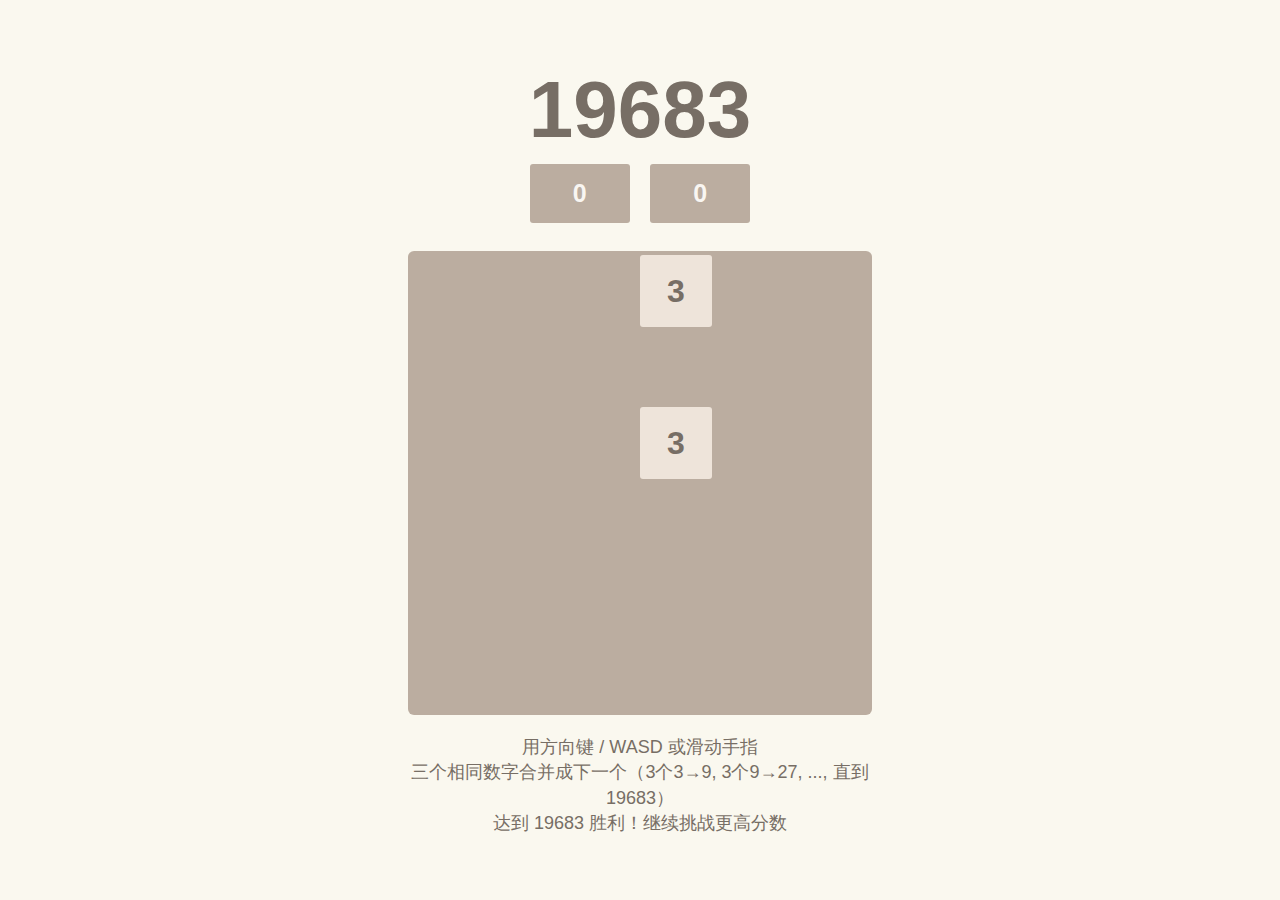
<file: 19683/index.html>
<!DOCTYPE html>
<html lang="zh">
<head>
    <meta charset="UTF-8">
    <meta name="viewport" content="width=device-width, initial-scale=1.0">
    <title>19683</title>
    <style>
        body {
            font-family: 'Clear Sans', 'Helvetica Neue', Arial, sans-serif;
            background: #faf8ef;
            display: flex;
            justify-content: center;
            align-items: center;
            min-height: 100vh;
            margin: 0;
            color: #776e65;
            touch-action: manipulation;
        }
        .game-container {
            text-align: center;
            width: 100%;
            max-width: 500px;
            padding: 0 10px;
            box-sizing: border-box;
        }
        h1 {
            font-size: 80px;
            margin: 0;
            font-weight: bold;
        }
        #score, #best {
            display: inline-block;
            background: #bbada0;
            color: #f9f6f2;
            padding: 15px 25px;
            font-size: 25px;
            font-weight: bold;
            border-radius: 3px;
            margin: 8px;
            min-width: 50px;
        }
        #game {
            width: 456px;
            height: 456px;
            max-width: 95vw;
            max-height: 95vw;
            background: #bbada0;
            border-radius: 6px;
            padding: 4px;
            margin: 20px auto;
            position: relative;
            box-sizing: content-box;
            touch-action: none;
        }
        .tile {
            border-radius: 3px;
            display: flex;
            justify-content: center;
            align-items: center;
            font-weight: bold;
            transition: all 0.2s ease-in-out;
            position: absolute;
            color: #776e65;
        }
        .tile-1 { background: #eee4da; }
        .tile-2 { background: #ede0c8; }
        .tile-3 { background: #f2b179; color: #f9f6f2; }
        .tile-4 { background: #f59563; color: #f9f6f2; }
        .tile-5 { background: #f67c5f; color: #f9f6f2; }
        .tile-6 { background: #f65e3b; color: #f9f6f2; }
        .tile-7 { background: #edcf72; color: #f9f6f2; }
        .tile-8 { background: #edcc61; color: #f9f6f2; }
        .tile-9 { background: #edc53f; color: #f9f6f2; box-shadow: 0 0 30px #edc53f; }
        .overlay {
            position: absolute;
            top: 0;
            left: 0;
            width: 100%;
            height: 100%;
            background: rgba(238, 228, 218, 0.73);
            display: none;
            justify-content: center;
            align-items: center;
            flex-direction: column;
            border-radius: 6px;
            text-align: center;
        }
        .overlay h2 {
            font-size: 45px;
            margin: 20px;
            font-weight: bold;
        }
        .overlay p {
            font-size: 25px;
            margin: 10px;
        }
        .restart-btn {
            background: #8f7a66;
            color: #f9f6f2;
            border: none;
            padding: 15px 30px;
            font-size: 18px;
            border-radius: 6px;
            cursor: pointer;
            margin: 10px;
            font-weight: bold;
        }
        .restart-btn:hover,
        .restart-btn:active {
            background: #9f8a76;
        }
        #instructions {
            margin-top: 20px;
            font-size: 18px;
            line-height: 1.4;
        }
        @media (max-width: 480px) {
            h1 { font-size: 50px; }
            #score, #best { font-size: 20px; padding: 12px 20px; }
            .overlay h2 { font-size: 35px; }
            .overlay p { font-size: 20px; }
            .restart-btn { padding: 12px 24px; font-size: 16px; }
            #instructions { font-size: 16px; }
        }
    </style>
</head>
<body>
    <div class="game-container">
        <h1>19683</h1>
        <div>
            <div id="score">0</div>
            <div id="best">0</div>
        </div>
        <div id="game">
            <div id="overlay-win" class="overlay">
                <h2>你赢了！</h2>
                <p>达到了 19683！</p>
                <button class="restart-btn" onclick="keepPlaying()">继续玩</button>
                <button class="restart-btn" onclick="restartGame()">重新开始</button>
            </div>
            <div id="overlay-gameover" class="overlay">
                <h2>游戏结束!</h2>
                <p>再试一次?</p>
                <button class="restart-btn" onclick="restartGame()">重新开始</button>
            </div>
        </div>
        <div id="instructions">
            用方向键 / WASD 或滑动手指<br>
            三个相同数字合并成下一个（3个3→9, 3个9→27, ..., 直到19683）<br>
            达到 19683 胜利！继续挑战更高分数
        </div>
    </div>

    <script>
        const SIZE = 6;
        const PADDING = 4;
        const GAP = 4;
        const POW3 = [0, 3, 9, 27, 81, 243, 729, 2187, 6561, 19683];

        let grid = [];
        let score = 0;
        let best = parseInt(localStorage.getItem('best19683')) || 0;
        let gameWon = false;
        let touchStartX = 0;
        let touchStartY = 0;

        const tilePositions = [];
        for (let i = 0; i < SIZE; i++) {
            for (let j = 0; j < SIZE; j++) {
                tilePositions.push({ row: i, col: j });
            }
        }

        function transpose(g) {
            const newG = Array(SIZE).fill().map(() => Array(SIZE).fill(0));
            for (let i = 0; i < SIZE; i++) {
                for (let j = 0; j < SIZE; j++) {
                    newG[j][i] = g[i][j];
                }
            }
            return newG;
        }

        function mergeLine(line) {
            const nonZero = line.filter(val => val !== 0);
            const merged = [];
            let addedScore = 0;
            let i = 0;
            while (i < nonZero.length) {
                if (i + 2 < nonZero.length && nonZero[i] === nonZero[i + 1] && nonZero[i] === nonZero[i + 2]) {
                    const newExp = nonZero[i] + 1;
                    merged.push(newExp);
                    addedScore += POW3[newExp];
                    i += 3;
                } else {
                    merged.push(nonZero[i]);
                    i += 1;
                }
            }
            while (merged.length < SIZE) {
                merged.push(0);
            }
            return { line: merged, score: addedScore };
        }

        function slideLeft(gridRow) {
            return mergeLine(gridRow);
        }

        function slideRight(gridRow) {
            const rev = [...gridRow].reverse();
            const res = mergeLine(rev);
            return { line: res.line.reverse(), score: res.score };
        }

        function performSlide(g, dir) {
            let gridCopy = g.map(row => [...row]);
            let deltaScore = 0;
            if (dir === 'left' || dir === 'right') {
                for (let i = 0; i < SIZE; i++) {
                    const res = dir === 'left' ? slideLeft(gridCopy[i]) : slideRight(gridCopy[i]);
                    gridCopy[i] = res.line;
                    deltaScore += res.score;
                }
            } else {
                let tGrid = transpose(gridCopy);
                for (let i = 0; i < SIZE; i++) {
                    const res = dir === 'up' ? slideLeft(tGrid[i]) : slideRight(tGrid[i]);
                    tGrid[i] = res.line;
                    deltaScore += res.score;
                }
                gridCopy = transpose(tGrid);
            }
            return { newGrid: gridCopy, score: deltaScore };
        }

        function boardChanged(oldG, newG) {
            for (let i = 0; i < SIZE; i++) {
                for (let j = 0; j < SIZE; j++) {
                    if (oldG[i][j] !== newG[i][j]) return true;
                }
            }
            return false;
        }

        function canAnyMove() {
            const dirs = ['left', 'right', 'up', 'down'];
            for (let dir of dirs) {
                const res = performSlide(grid, dir);
                if (boardChanged(grid, res.newGrid)) return true;
            }
            return false;
        }

        function hasEmpty() {
            for (let i = 0; i < SIZE; i++) {
                for (let j = 0; j < SIZE; j++) {
                    return grid[i][j] === 0;
                }
            }
            return false;
        }

        function move(dir) {
            const oldGrid = grid.map(r => [...r]);
            const res = performSlide(grid, dir);
            const changed = boardChanged(oldGrid, res.newGrid);
            if (changed) {
                grid = res.newGrid;
                score += res.score;
                checkWin();
                addRandomTile();
                updateDisplay();
                setTimeout(() => {
                    if (!hasEmpty() && !canAnyMove()) {
                        showGameOver();
                    }
                }, 200);
            }
        }

        function checkWin() {
            for (let i = 0; i < SIZE; i++) {
                for (let j = 0; j < SIZE; j++) {
                    if (grid[i][j] === 9 && !gameWon) {
                        gameWon = true;
                        setTimeout(showWin, 300);
                        return;
                    }
                }
            }
        }

        function addRandomTile() {
            const empties = [];
            for (let i = 0; i < SIZE; i++) {
                for (let j = 0; j < SIZE; j++) {
                    if (grid[i][j] === 0) empties.push({ r: i, c: j });
                }
            }
            if (empties.length === 0) return false;
            const pos = empties[Math.floor(Math.random() * empties.length)];
            grid[pos.r][pos.c] = 1;
            return true;
        }

        function showWin() {
            document.getElementById('overlay-win').style.display = 'flex';
        }

        function showGameOver() {
            document.getElementById('overlay-gameover').style.display = 'flex';
        }

        function keepPlaying() {
            document.getElementById('overlay-win').style.display = 'none';
        }

        function updateDisplay() {
            document.getElementById('score').textContent = score;
            if (score > best) {
                best = score;
                localStorage.setItem('best19683', best);
            }
            document.getElementById('best').textContent = best;

            const gameEl = document.getElementById('game');
            const available = gameEl.clientWidth - 2 * PADDING;
            const numGaps = SIZE - 1;
            const tileSize = Math.floor((available - numGaps * GAP) / SIZE);
            const fontSize = Math.max(20, Math.floor(tileSize * 0.45));

            document.querySelectorAll('.tile').forEach(tile => tile.remove());

            tilePositions.forEach(pos => {
                const exp = grid[pos.row][pos.col];
                if (exp === 0) return;
                const tile = document.createElement('div');
                tile.className = `tile tile-${exp}`;
                tile.style.left = `${PADDING + pos.col * (tileSize + GAP)}px`;
                tile.style.top = `${PADDING + pos.row * (tileSize + GAP)}px`;
                tile.style.width = `${tileSize}px`;
                tile.style.height = `${tileSize}px`;
                tile.style.fontSize = `${fontSize}px`;
                tile.textContent = POW3[exp];
                gameEl.appendChild(tile);
            });
        }

        function restartGame() {
            grid = Array(SIZE).fill().map(() => Array(SIZE).fill(0));
            score = 0;
            gameWon = false;
            addRandomTile();
            addRandomTile();
            updateDisplay();
            document.getElementById('overlay-win').style.display = 'none';
            document.getElementById('overlay-gameover').style.display = 'none';
        }

        // 键盘控制
        document.addEventListener('keydown', (e) => {
            if (['ArrowUp', 'ArrowDown', 'ArrowLeft', 'ArrowRight'].includes(e.code)) {
                e.preventDefault();
            }
            let dir;
            switch (e.code) {
                case 'ArrowLeft':
                case 'KeyA': dir = 'left'; break;
                case 'ArrowRight':
                case 'KeyD': dir = 'right'; break;
                case 'ArrowUp':
                case 'KeyW': dir = 'up'; break;
                case 'ArrowDown':
                case 'KeyS': dir = 'down'; break;
            }
            if (dir) move(dir);
        });

        // 触摸滑动（移动端）
        const gameEl = document.getElementById('game');
        gameEl.addEventListener('touchstart', (e) => {
            if (e.touches.length === 1) {
                touchStartX = e.touches[0].clientX;
                touchStartY = e.touches[0].clientY;
            }
        }, { passive: true });

        gameEl.addEventListener('touchmove', (e) => {
            e.preventDefault();
        }, { passive: false });

        gameEl.addEventListener('touchend', (e) => {
            if (e.changedTouches.length === 1) {
                const touchEndX = e.changedTouches[0].clientX;
                const touchEndY = e.changedTouches[0].clientY;
                const dx = touchEndX - touchStartX;
                const dy = touchEndY - touchStartY;
                if (Math.abs(dx) > 40 || Math.abs(dy) > 40) {
                    if (Math.abs(dx) > Math.abs(dy)) {
                        // 水平
                        move(dx > 0 ? 'right' : 'left');
                    } else {
                        // 垂直
                        move(dy > 0 ? 'down' : 'up');
                    }
                }
            }
            touchStartX = 0;
            touchStartY = 0;
        }, { passive: true });

        // 初始化
        restartGame();
        updateDisplay();
    </script>
</body>
</html>
</file>
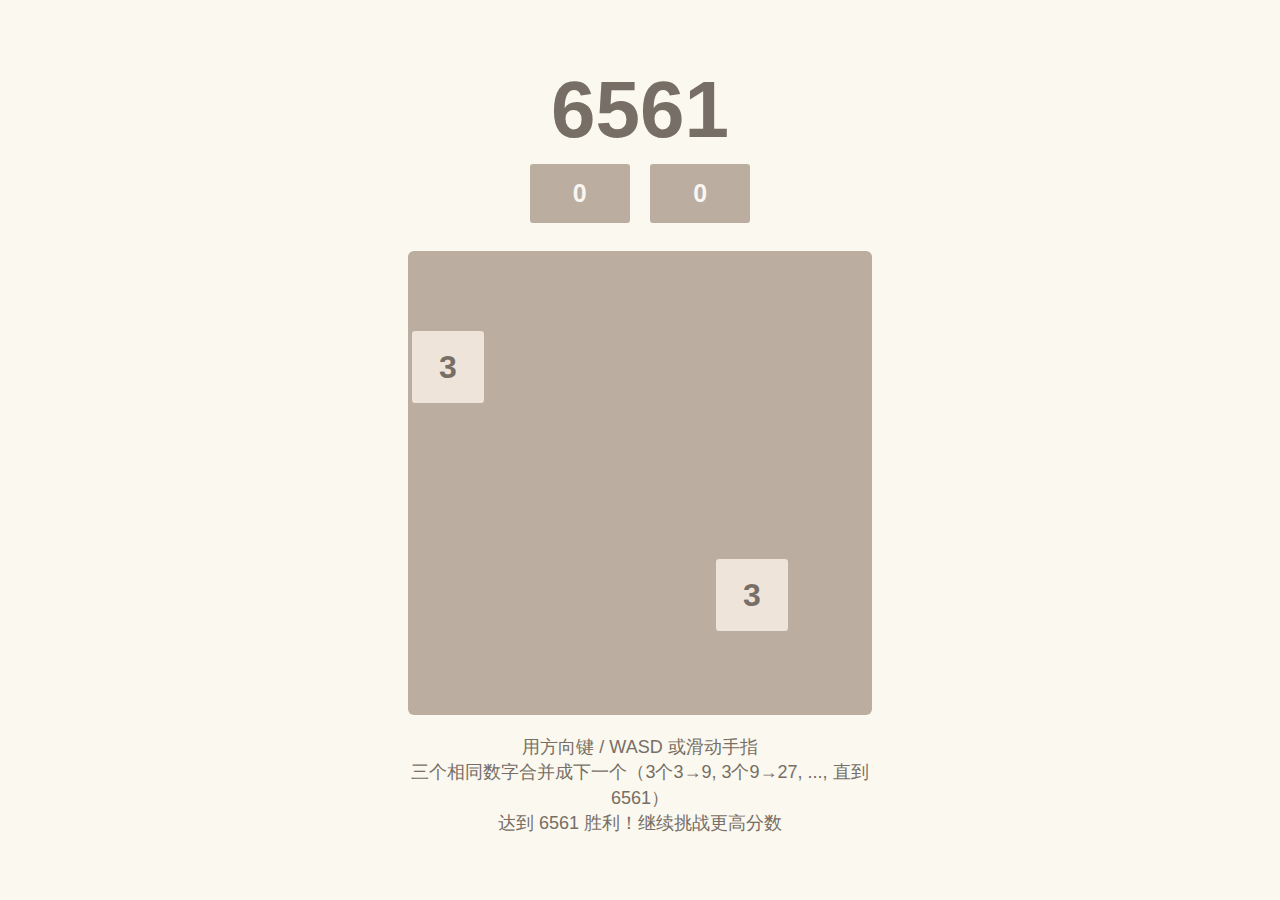
<file: 6561/index.html>
<!DOCTYPE html>
<html lang="zh">
<head>
    <meta charset="UTF-8">
    <meta name="viewport" content="width=device-width, initial-scale=1.0">
    <title>19683</title>
    <style>
        body {
            font-family: 'Clear Sans', 'Helvetica Neue', Arial, sans-serif;
            background: #faf8ef;
            display: flex;
            justify-content: center;
            align-items: center;
            min-height: 100vh;
            margin: 0;
            color: #776e65;
            touch-action: manipulation;
        }
        .game-container {
            text-align: center;
            width: 100%;
            max-width: 500px;
            padding: 0 10px;
            box-sizing: border-box;
        }
        h1 {
            font-size: 80px;
            margin: 0;
            font-weight: bold;
        }
        #score, #best {
            display: inline-block;
            background: #bbada0;
            color: #f9f6f2;
            padding: 15px 25px;
            font-size: 25px;
            font-weight: bold;
            border-radius: 3px;
            margin: 8px;
            min-width: 50px;
        }
        #game {
            width: 456px;
            height: 456px;
            max-width: 95vw;
            max-height: 95vw;
            background: #bbada0;
            border-radius: 6px;
            padding: 4px;
            margin: 20px auto;
            position: relative;
            box-sizing: content-box;
            touch-action: none;
        }
        .tile {
            border-radius: 3px;
            display: flex;
            justify-content: center;
            align-items: center;
            font-weight: bold;
            transition: all 0.2s ease-in-out;
            position: absolute;
            color: #776e65;
        }
        .tile-1 { background: #eee4da; }
        .tile-2 { background: #ede0c8; }
        .tile-3 { background: #f2b179; color: #f9f6f2; }
        .tile-4 { background: #f59563; color: #f9f6f2; }
        .tile-5 { background: #f67c5f; color: #f9f6f2; }
        .tile-6 { background: #f65e3b; color: #f9f6f2; }
        .tile-7 { background: #edcf72; color: #f9f6f2; }
        .tile-8 { background: #edcc61; color: #f9f6f2; }
        .tile-9 { background: #edc53f; color: #f9f6f2; box-shadow: 0 0 30px #edc53f; }
        .overlay {
            position: absolute;
            top: 0;
            left: 0;
            width: 100%;
            height: 100%;
            background: rgba(238, 228, 218, 0.73);
            display: none;
            justify-content: center;
            align-items: center;
            flex-direction: column;
            border-radius: 6px;
            text-align: center;
        }
        .overlay h2 {
            font-size: 45px;
            margin: 20px;
            font-weight: bold;
        }
        .overlay p {
            font-size: 25px;
            margin: 10px;
        }
        .restart-btn {
            background: #8f7a66;
            color: #f9f6f2;
            border: none;
            padding: 15px 30px;
            font-size: 18px;
            border-radius: 6px;
            cursor: pointer;
            margin: 10px;
            font-weight: bold;
        }
        .restart-btn:hover,
        .restart-btn:active {
            background: #9f8a76;
        }
        #instructions {
            margin-top: 20px;
            font-size: 18px;
            line-height: 1.4;
        }
        @media (max-width: 480px) {
            h1 { font-size: 50px; }
            #score, #best { font-size: 20px; padding: 12px 20px; }
            .overlay h2 { font-size: 35px; }
            .overlay p { font-size: 20px; }
            .restart-btn { padding: 12px 24px; font-size: 16px; }
            #instructions { font-size: 16px; }
        }
    </style>
</head>
<body>
    <div class="game-container">
        <h1>6561</h1>
        <div>
            <div id="score">0</div>
            <div id="best">0</div>
        </div>
        <div id="game">
            <div id="overlay-win" class="overlay">
                <h2>你赢了！</h2>
                <p>达到了 6561！</p>
                <button class="restart-btn" onclick="keepPlaying()">继续玩</button>
                <button class="restart-btn" onclick="restartGame()">重新开始</button>
            </div>
            <div id="overlay-gameover" class="overlay">
                <h2>游戏结束!</h2>
                <p>再试一次?</p>
                <button class="restart-btn" onclick="restartGame()">重新开始</button>
            </div>
        </div>
        <div id="instructions">
            用方向键 / WASD 或滑动手指<br>
            三个相同数字合并成下一个（3个3→9, 3个9→27, ..., 直到6561）<br>
            达到 6561 胜利！继续挑战更高分数
        </div>
    </div>

    <script>
        const SIZE = 6;
        const PADDING = 4;
        const GAP = 4;
        const POW3 = [0, 3, 9, 27, 81, 243, 729, 2187, 6561];

        let grid = [];
        let score = 0;
        let best = parseInt(localStorage.getItem('best19683')) || 0;
        let gameWon = false;
        let touchStartX = 0;
        let touchStartY = 0;

        const tilePositions = [];
        for (let i = 0; i < SIZE; i++) {
            for (let j = 0; j < SIZE; j++) {
                tilePositions.push({ row: i, col: j });
            }
        }

        function transpose(g) {
            const newG = Array(SIZE).fill().map(() => Array(SIZE).fill(0));
            for (let i = 0; i < SIZE; i++) {
                for (let j = 0; j < SIZE; j++) {
                    newG[j][i] = g[i][j];
                }
            }
            return newG;
        }

        function mergeLine(line) {
            const nonZero = line.filter(val => val !== 0);
            const merged = [];
            let addedScore = 0;
            let i = 0;
            while (i < nonZero.length) {
                if (i + 2 < nonZero.length && nonZero[i] === nonZero[i + 1] && nonZero[i] === nonZero[i + 2]) {
                    const newExp = nonZero[i] + 1;
                    merged.push(newExp);
                    addedScore += POW3[newExp];
                    i += 3;
                } else {
                    merged.push(nonZero[i]);
                    i += 1;
                }
            }
            while (merged.length < SIZE) {
                merged.push(0);
            }
            return { line: merged, score: addedScore };
        }

        function slideLeft(gridRow) {
            return mergeLine(gridRow);
        }

        function slideRight(gridRow) {
            const rev = [...gridRow].reverse();
            const res = mergeLine(rev);
            return { line: res.line.reverse(), score: res.score };
        }

        function performSlide(g, dir) {
            let gridCopy = g.map(row => [...row]);
            let deltaScore = 0;
            if (dir === 'left' || dir === 'right') {
                for (let i = 0; i < SIZE; i++) {
                    const res = dir === 'left' ? slideLeft(gridCopy[i]) : slideRight(gridCopy[i]);
                    gridCopy[i] = res.line;
                    deltaScore += res.score;
                }
            } else {
                let tGrid = transpose(gridCopy);
                for (let i = 0; i < SIZE; i++) {
                    const res = dir === 'up' ? slideLeft(tGrid[i]) : slideRight(tGrid[i]);
                    tGrid[i] = res.line;
                    deltaScore += res.score;
                }
                gridCopy = transpose(tGrid);
            }
            return { newGrid: gridCopy, score: deltaScore };
        }

        function boardChanged(oldG, newG) {
            for (let i = 0; i < SIZE; i++) {
                for (let j = 0; j < SIZE; j++) {
                    if (oldG[i][j] !== newG[i][j]) return true;
                }
            }
            return false;
        }

        function canAnyMove() {
            const dirs = ['left', 'right', 'up', 'down'];
            for (let dir of dirs) {
                const res = performSlide(grid, dir);
                if (boardChanged(grid, res.newGrid)) return true;
            }
            return false;
        }

        function hasEmpty() {
            for (let i = 0; i < SIZE; i++) {
                for (let j = 0; j < SIZE; j++) {
                    return grid[i][j] === 0;
                }
            }
            return false;
        }

        function move(dir) {
            const oldGrid = grid.map(r => [...r]);
            const res = performSlide(grid, dir);
            const changed = boardChanged(oldGrid, res.newGrid);
            if (changed) {
                grid = res.newGrid;
                score += res.score;
                checkWin();
                addRandomTile();
                updateDisplay();
                setTimeout(() => {
                    if (!hasEmpty() && !canAnyMove()) {
                        showGameOver();
                    }
                }, 200);
            }
        }

        function checkWin() {
            for (let i = 0; i < SIZE; i++) {
                for (let j = 0; j < SIZE; j++) {
                    if (grid[i][j] === 9 && !gameWon) {
                        gameWon = true;
                        setTimeout(showWin, 300);
                        return;
                    }
                }
            }
        }

        function addRandomTile() {
            const empties = [];
            for (let i = 0; i < SIZE; i++) {
                for (let j = 0; j < SIZE; j++) {
                    if (grid[i][j] === 0) empties.push({ r: i, c: j });
                }
            }
            if (empties.length === 0) return false;
            const pos = empties[Math.floor(Math.random() * empties.length)];
            grid[pos.r][pos.c] = 1;
            return true;
        }

        function showWin() {
            document.getElementById('overlay-win').style.display = 'flex';
        }

        function showGameOver() {
            document.getElementById('overlay-gameover').style.display = 'flex';
        }

        function keepPlaying() {
            document.getElementById('overlay-win').style.display = 'none';
        }

        function updateDisplay() {
            document.getElementById('score').textContent = score;
            if (score > best) {
                best = score;
                localStorage.setItem('best19683', best);
            }
            document.getElementById('best').textContent = best;

            const gameEl = document.getElementById('game');
            const available = gameEl.clientWidth - 2 * PADDING;
            const numGaps = SIZE - 1;
            const tileSize = Math.floor((available - numGaps * GAP) / SIZE);
            const fontSize = Math.max(20, Math.floor(tileSize * 0.45));

            document.querySelectorAll('.tile').forEach(tile => tile.remove());

            tilePositions.forEach(pos => {
                const exp = grid[pos.row][pos.col];
                if (exp === 0) return;
                const tile = document.createElement('div');
                tile.className = `tile tile-${exp}`;
                tile.style.left = `${PADDING + pos.col * (tileSize + GAP)}px`;
                tile.style.top = `${PADDING + pos.row * (tileSize + GAP)}px`;
                tile.style.width = `${tileSize}px`;
                tile.style.height = `${tileSize}px`;
                tile.style.fontSize = `${fontSize}px`;
                tile.textContent = POW3[exp];
                gameEl.appendChild(tile);
            });
        }

        function restartGame() {
            grid = Array(SIZE).fill().map(() => Array(SIZE).fill(0));
            score = 0;
            gameWon = false;
            addRandomTile();
            addRandomTile();
            updateDisplay();
            document.getElementById('overlay-win').style.display = 'none';
            document.getElementById('overlay-gameover').style.display = 'none';
        }

        // 键盘控制
        document.addEventListener('keydown', (e) => {
            if (['ArrowUp', 'ArrowDown', 'ArrowLeft', 'ArrowRight'].includes(e.code)) {
                e.preventDefault();
            }
            let dir;
            switch (e.code) {
                case 'ArrowLeft':
                case 'KeyA': dir = 'left'; break;
                case 'ArrowRight':
                case 'KeyD': dir = 'right'; break;
                case 'ArrowUp':
                case 'KeyW': dir = 'up'; break;
                case 'ArrowDown':
                case 'KeyS': dir = 'down'; break;
            }
            if (dir) move(dir);
        });

        // 触摸滑动（移动端）
        const gameEl = document.getElementById('game');
        gameEl.addEventListener('touchstart', (e) => {
            if (e.touches.length === 1) {
                touchStartX = e.touches[0].clientX;
                touchStartY = e.touches[0].clientY;
            }
        }, { passive: true });

        gameEl.addEventListener('touchmove', (e) => {
            e.preventDefault();
        }, { passive: false });

        gameEl.addEventListener('touchend', (e) => {
            if (e.changedTouches.length === 1) {
                const touchEndX = e.changedTouches[0].clientX;
                const touchEndY = e.changedTouches[0].clientY;
                const dx = touchEndX - touchStartX;
                const dy = touchEndY - touchStartY;
                if (Math.abs(dx) > 40 || Math.abs(dy) > 40) {
                    if (Math.abs(dx) > Math.abs(dy)) {
                        // 水平
                        move(dx > 0 ? 'right' : 'left');
                    } else {
                        // 垂直
                        move(dy > 0 ? 'down' : 'up');
                    }
                }
            }
            touchStartX = 0;
            touchStartY = 0;
        }, { passive: true });

        // 初始化
        restartGame();
        updateDisplay();
    </script>
</body>
</html>
</file>
